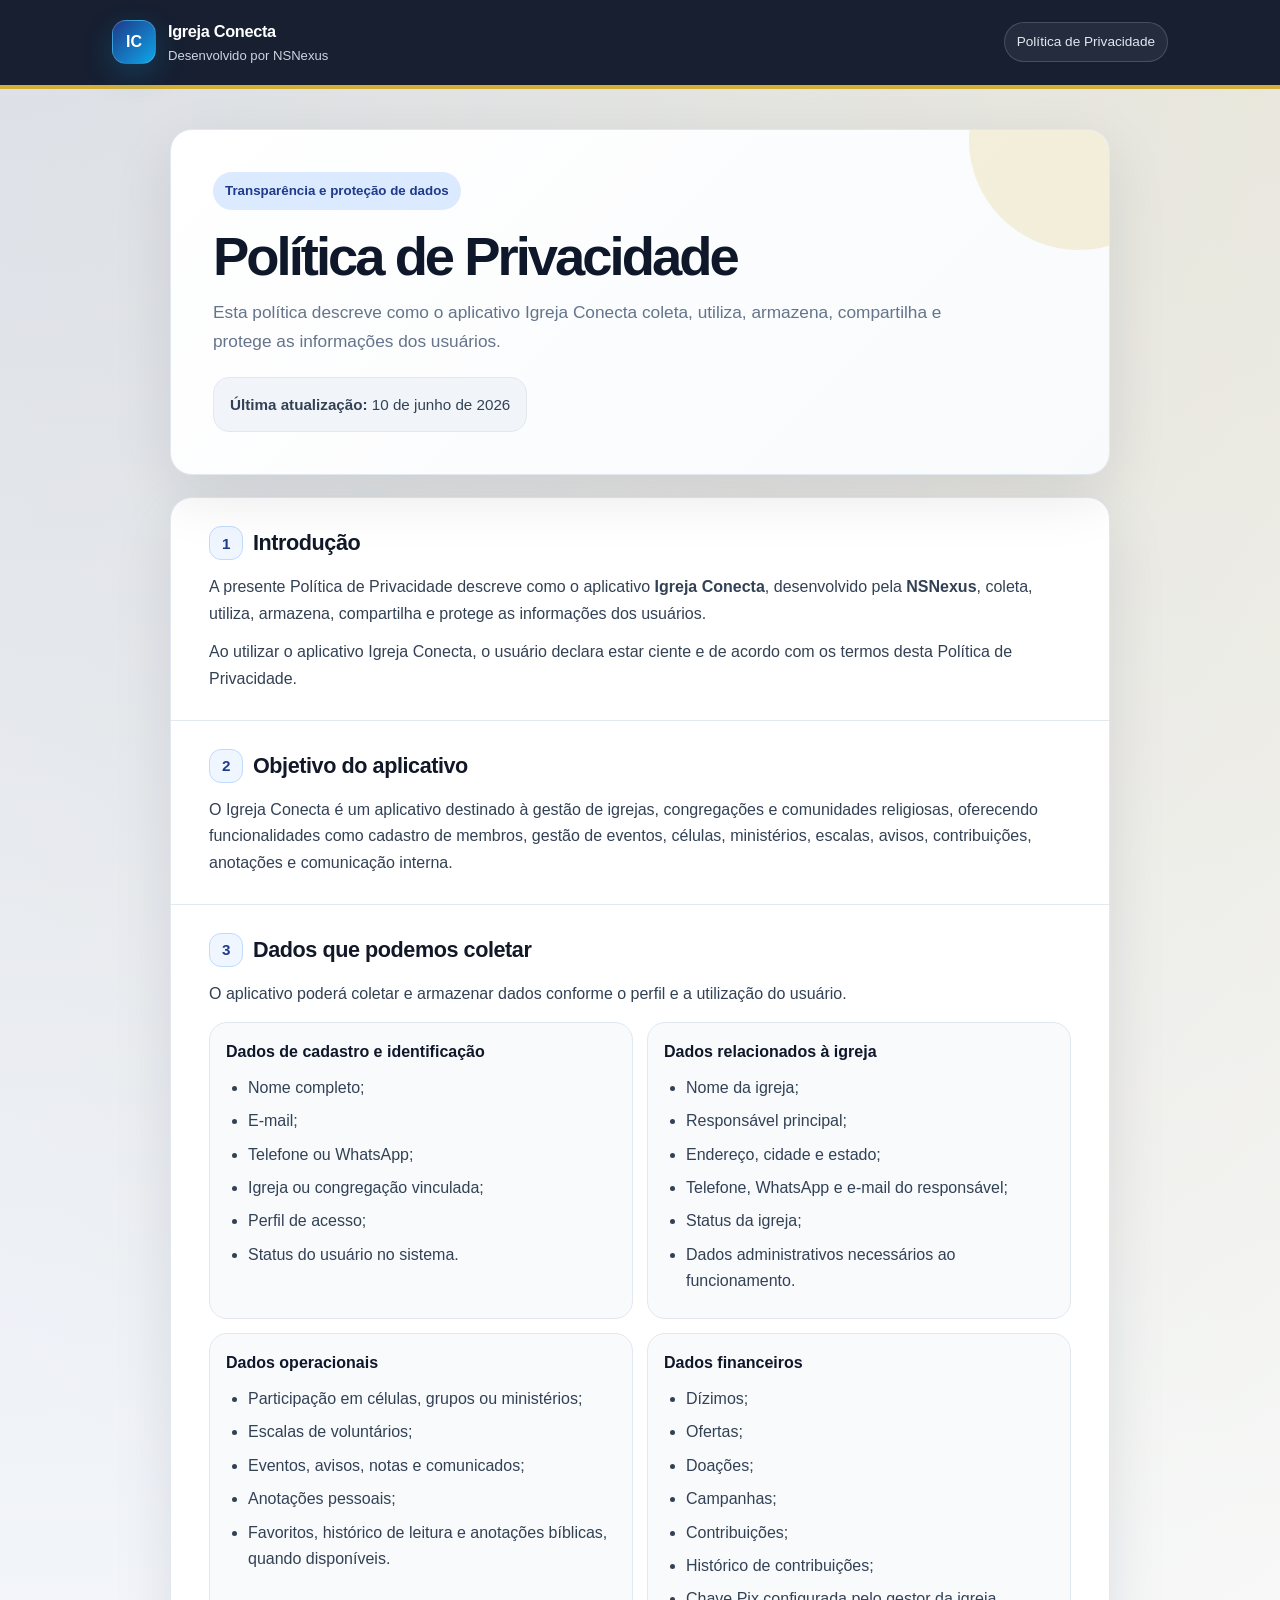
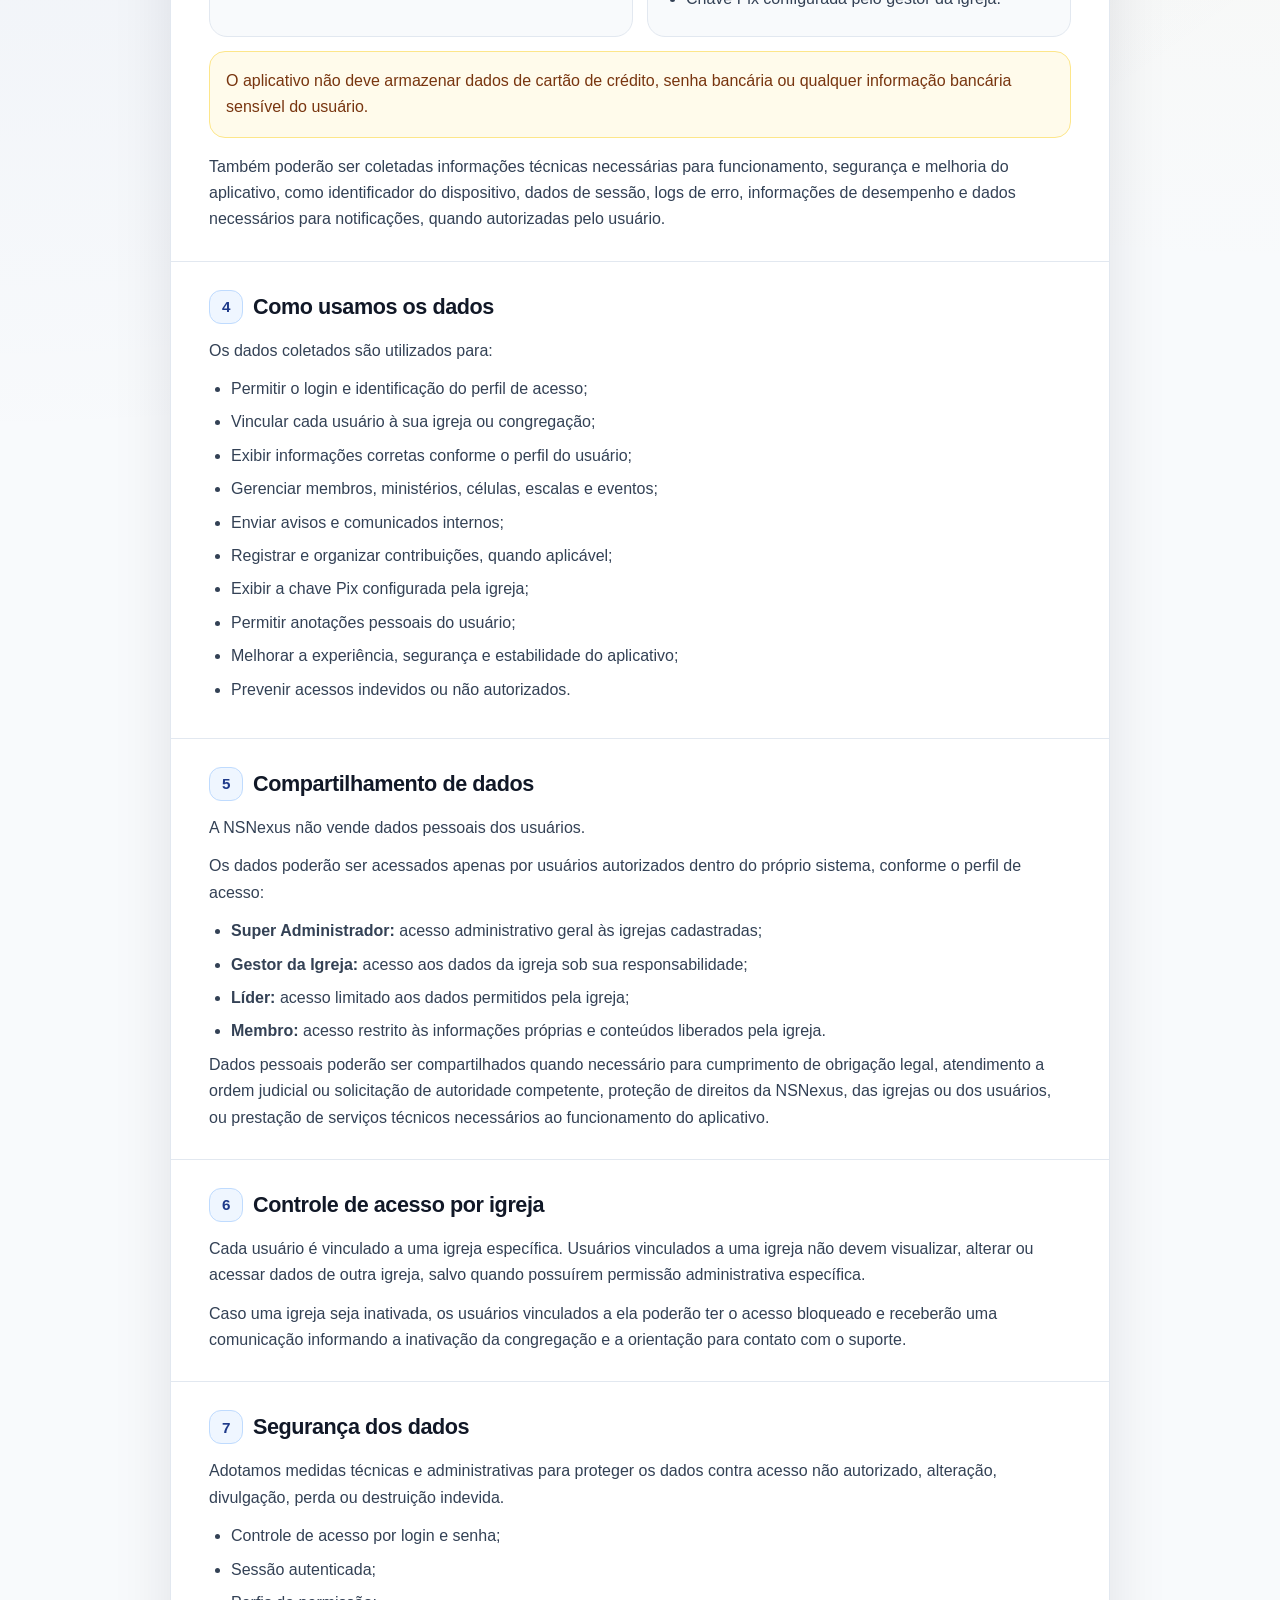
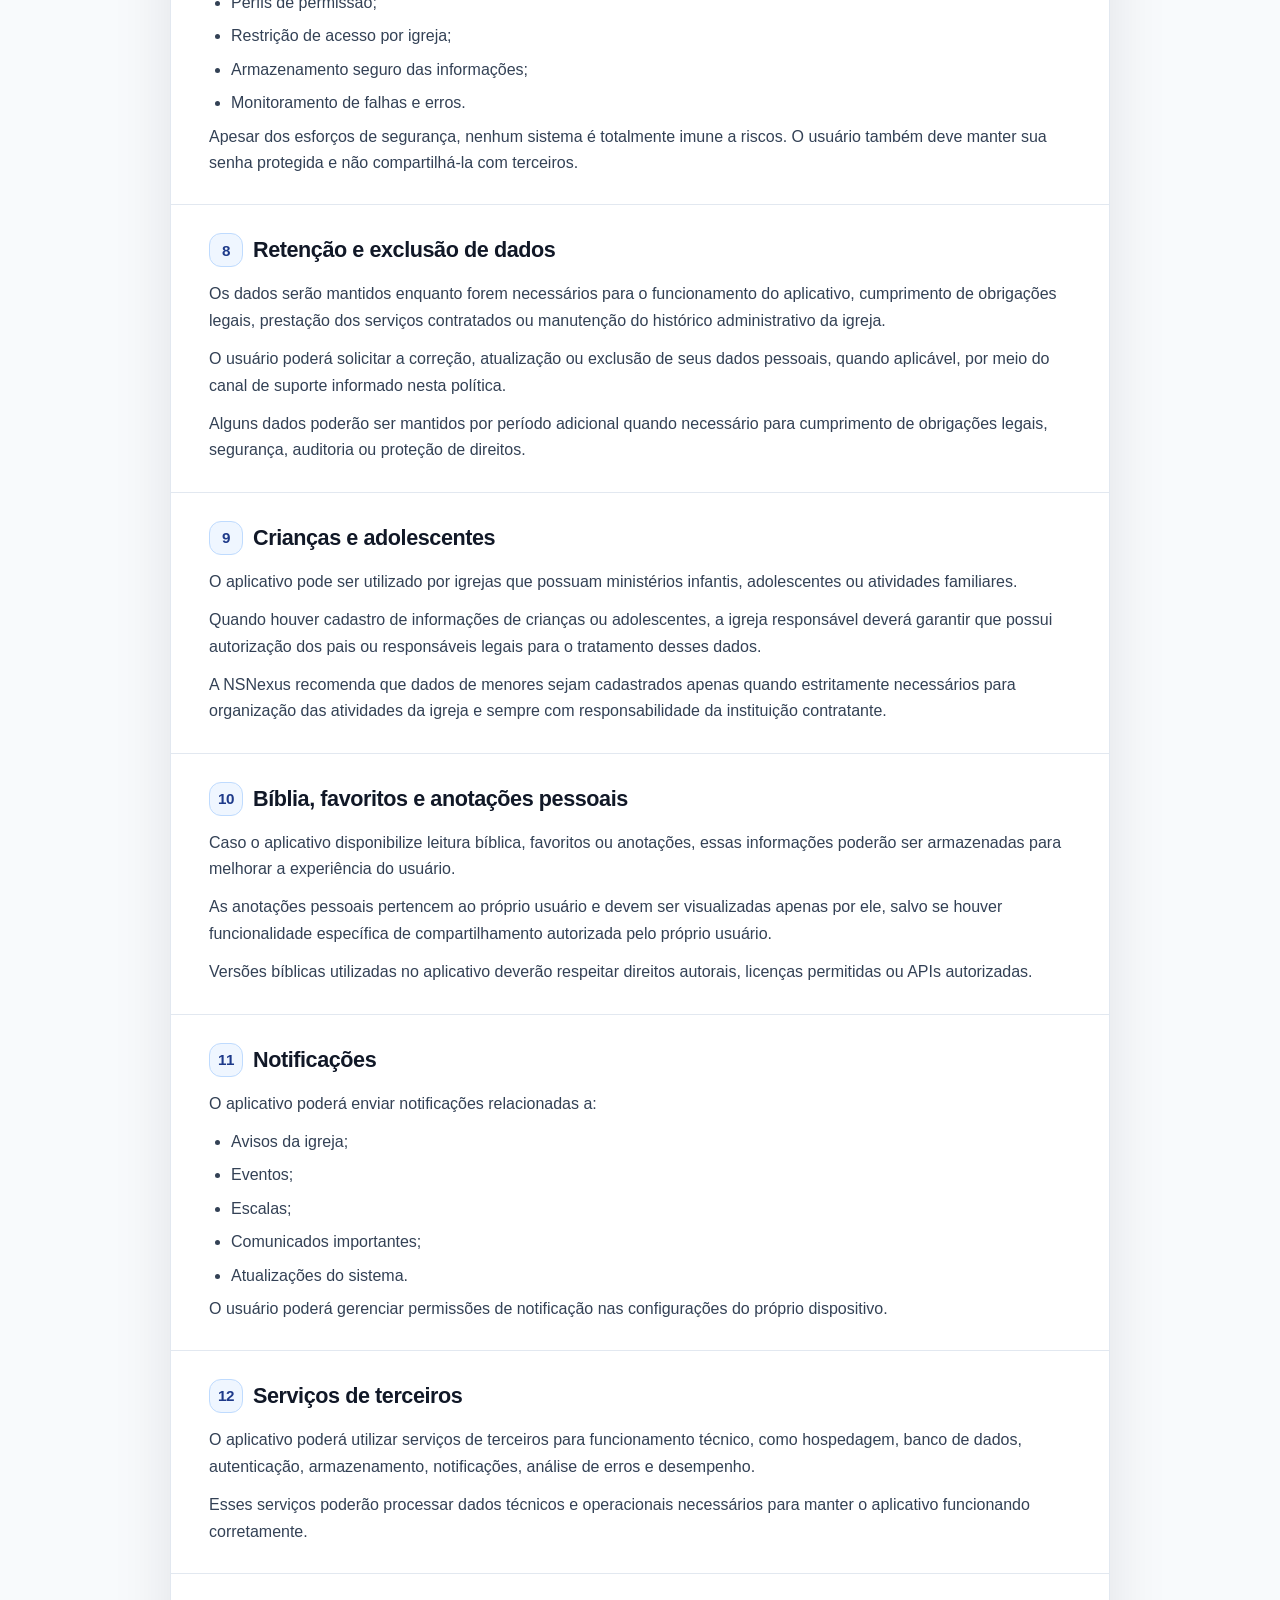
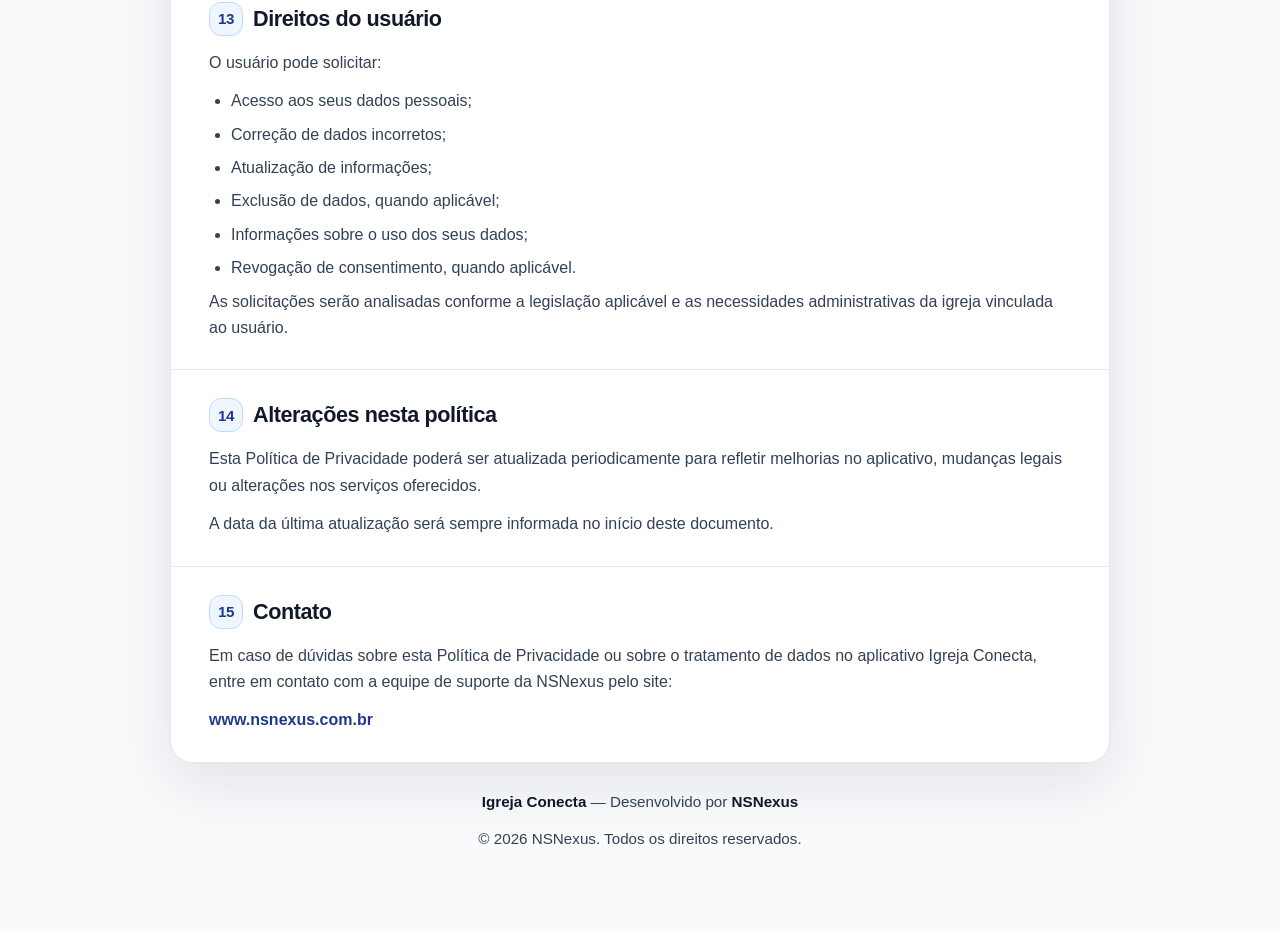
<file: politica-de-privacidade/index.html>
<!DOCTYPE html>
<html lang="pt-BR">
<head>
  <meta charset="UTF-8" />
  <meta name="viewport" content="width=device-width, initial-scale=1.0" />
  <title>Política de Privacidade | Igreja Conecta</title>
  <meta name="description" content="Política de Privacidade do aplicativo Igreja Conecta, desenvolvido pela NSNexus." />
  <meta name="theme-color" content="#0f172a" />

  <style>
    :root {
      --bg: #f8fafc;
      --surface: #ffffff;
      --text: #0f172a;
      --muted: #64748b;
      --border: #e2e8f0;
      --primary: #1e3a8a;
      --primary-soft: #dbeafe;
      --gold: #d4af37;
      --shadow: 0 20px 60px rgba(15, 23, 42, 0.10);
      --radius: 22px;
    }

    * {
      box-sizing: border-box;
    }

    html {
      scroll-behavior: smooth;
    }

    body {
      margin: 0;
      font-family: Inter, -apple-system, BlinkMacSystemFont, "Segoe UI", Roboto, Arial, sans-serif;
      background:
        radial-gradient(circle at top left, rgba(30, 58, 138, 0.12), transparent 35%),
        radial-gradient(circle at top right, rgba(212, 175, 55, 0.14), transparent 32%),
        var(--bg);
      color: var(--text);
      line-height: 1.65;
    }

    a {
      color: var(--primary);
      text-decoration: none;
      font-weight: 700;
    }

    a:hover {
      text-decoration: underline;
    }

    .topbar {
      width: 100%;
      background: rgba(15, 23, 42, 0.96);
      color: #ffffff;
      border-bottom: 4px solid var(--gold);
    }

    .topbar-inner {
      max-width: 1100px;
      margin: 0 auto;
      padding: 18px 22px;
      display: flex;
      align-items: center;
      justify-content: space-between;
      gap: 16px;
    }

    .brand {
      display: flex;
      align-items: center;
      gap: 12px;
      min-width: 0;
    }

    .brand-icon {
      width: 44px;
      height: 44px;
      border-radius: 14px;
      display: grid;
      place-items: center;
      background: linear-gradient(135deg, var(--primary), #0ea5e9);
      color: #fff;
      box-shadow: 0 10px 30px rgba(14, 165, 233, 0.22);
      flex: 0 0 auto;
      font-weight: 900;
      border: 1px solid rgba(255, 255, 255, 0.18);
    }

    .brand-text {
      min-width: 0;
    }

    .brand-text strong {
      display: block;
      font-size: 1.02rem;
      letter-spacing: -0.02em;
      white-space: nowrap;
      overflow: hidden;
      text-overflow: ellipsis;
    }

    .brand-text span {
      display: block;
      font-size: 0.82rem;
      color: #cbd5e1;
    }

    .badge {
      padding: 8px 12px;
      border: 1px solid rgba(255, 255, 255, 0.16);
      border-radius: 999px;
      color: #e2e8f0;
      font-size: 0.85rem;
      white-space: nowrap;
      background: rgba(255, 255, 255, 0.06);
    }

    .container {
      max-width: 980px;
      margin: 0 auto;
      padding: 40px 20px 70px;
    }

    .hero {
      background: linear-gradient(135deg, #ffffff, #f8fafc);
      border: 1px solid var(--border);
      border-radius: var(--radius);
      box-shadow: var(--shadow);
      padding: 42px;
      margin-bottom: 22px;
      position: relative;
      overflow: hidden;
    }

    .hero::after {
      content: "";
      position: absolute;
      width: 220px;
      height: 220px;
      right: -80px;
      top: -100px;
      background: rgba(212, 175, 55, 0.18);
      border-radius: 50%;
    }

    .hero small {
      display: inline-flex;
      align-items: center;
      gap: 8px;
      padding: 8px 12px;
      border-radius: 999px;
      background: var(--primary-soft);
      color: var(--primary);
      font-weight: 800;
      margin-bottom: 18px;
    }

    h1 {
      margin: 0 0 12px;
      font-size: clamp(2rem, 5vw, 3.4rem);
      line-height: 1.08;
      letter-spacing: -0.055em;
      color: #0f172a;
      max-width: 760px;
    }

    .subtitle {
      margin: 0;
      color: var(--muted);
      font-size: 1.08rem;
      max-width: 760px;
    }

    .updated {
      margin-top: 22px;
      padding: 14px 16px;
      border-radius: 16px;
      background: #f1f5f9;
      border: 1px solid var(--border);
      color: #334155;
      font-size: 0.95rem;
      display: inline-block;
    }

    .content {
      background: var(--surface);
      border: 1px solid var(--border);
      border-radius: var(--radius);
      box-shadow: var(--shadow);
      overflow: hidden;
    }

    .section {
      padding: 28px 38px;
      border-bottom: 1px solid var(--border);
    }

    .section:last-child {
      border-bottom: 0;
    }

    h2 {
      margin: 0 0 14px;
      font-size: 1.35rem;
      line-height: 1.3;
      letter-spacing: -0.02em;
      color: #111827;
      display: flex;
      gap: 10px;
      align-items: center;
    }

    h2 span {
      width: 34px;
      height: 34px;
      border-radius: 12px;
      display: inline-grid;
      place-items: center;
      background: #eff6ff;
      color: var(--primary);
      font-size: 0.95rem;
      flex: 0 0 auto;
      border: 1px solid #bfdbfe;
    }

    p {
      margin: 0 0 12px;
      color: #334155;
    }

    p:last-child {
      margin-bottom: 0;
    }

    ul {
      margin: 10px 0 0;
      padding-left: 22px;
      color: #334155;
    }

    li {
      margin: 7px 0;
    }

    .notice {
      margin-top: 14px;
      padding: 16px;
      border-radius: 16px;
      border: 1px solid #fde68a;
      background: #fffbeb;
      color: #78350f;
    }

    .grid {
      display: grid;
      grid-template-columns: repeat(2, minmax(0, 1fr));
      gap: 14px;
      margin-top: 14px;
    }

    .card {
      padding: 16px;
      border: 1px solid var(--border);
      border-radius: 18px;
      background: #f8fafc;
    }

    .card strong {
      display: block;
      margin-bottom: 6px;
      color: #0f172a;
    }

    .footer {
      text-align: center;
      color: var(--muted);
      padding: 26px 18px 10px;
      font-size: 0.95rem;
    }

    .footer strong {
      color: #0f172a;
    }

    @media (max-width: 720px) {
      .topbar-inner {
        align-items: flex-start;
        flex-direction: column;
      }

      .badge {
        white-space: normal;
      }

      .container {
        padding: 26px 14px 50px;
      }

      .hero {
        padding: 28px 22px;
      }

      .section {
        padding: 24px 20px;
      }

      .grid {
        grid-template-columns: 1fr;
      }

      h2 {
        align-items: flex-start;
      }
    }

    @media print {
      .topbar {
        background: #ffffff;
        color: #000000;
        border-bottom: 1px solid #000000;
      }

      .badge,
      .brand-icon {
        display: none;
      }

      body {
        background: #ffffff;
      }

      .container {
        padding: 0;
      }

      .hero,
      .content {
        box-shadow: none;
        border: 0;
      }

      .section {
        page-break-inside: avoid;
      }
    }
  </style>
</head>

<body>
  <header class="topbar">
    <div class="topbar-inner">
      <div class="brand">
        <div class="brand-icon" aria-hidden="true">IC</div>
        <div class="brand-text">
          <strong>Igreja Conecta</strong>
          <span>Desenvolvido por NSNexus</span>
        </div>
      </div>
      <div class="badge">Política de Privacidade</div>
    </div>
  </header>

  <main class="container">
    <section class="hero">
      <small>Transparência e proteção de dados</small>
      <h1>Política de Privacidade</h1>
      <p class="subtitle">
        Esta política descreve como o aplicativo Igreja Conecta coleta, utiliza, armazena,
        compartilha e protege as informações dos usuários.
      </p>
      <div class="updated">
        <strong>Última atualização:</strong> 10 de junho de 2026
      </div>
    </section>

    <article class="content">
      <section class="section">
        <h2><span>1</span> Introdução</h2>
        <p>
          A presente Política de Privacidade descreve como o aplicativo <strong>Igreja Conecta</strong>,
          desenvolvido pela <strong>NSNexus</strong>, coleta, utiliza, armazena, compartilha e protege
          as informações dos usuários.
        </p>
        <p>
          Ao utilizar o aplicativo Igreja Conecta, o usuário declara estar ciente e de acordo com os
          termos desta Política de Privacidade.
        </p>
      </section>

      <section class="section">
        <h2><span>2</span> Objetivo do aplicativo</h2>
        <p>
          O Igreja Conecta é um aplicativo destinado à gestão de igrejas, congregações e comunidades
          religiosas, oferecendo funcionalidades como cadastro de membros, gestão de eventos, células,
          ministérios, escalas, avisos, contribuições, anotações e comunicação interna.
        </p>
      </section>

      <section class="section">
        <h2><span>3</span> Dados que podemos coletar</h2>
        <p>O aplicativo poderá coletar e armazenar dados conforme o perfil e a utilização do usuário.</p>

        <div class="grid">
          <div class="card">
            <strong>Dados de cadastro e identificação</strong>
            <ul>
              <li>Nome completo;</li>
              <li>E-mail;</li>
              <li>Telefone ou WhatsApp;</li>
              <li>Igreja ou congregação vinculada;</li>
              <li>Perfil de acesso;</li>
              <li>Status do usuário no sistema.</li>
            </ul>
          </div>

          <div class="card">
            <strong>Dados relacionados à igreja</strong>
            <ul>
              <li>Nome da igreja;</li>
              <li>Responsável principal;</li>
              <li>Endereço, cidade e estado;</li>
              <li>Telefone, WhatsApp e e-mail do responsável;</li>
              <li>Status da igreja;</li>
              <li>Dados administrativos necessários ao funcionamento.</li>
            </ul>
          </div>

          <div class="card">
            <strong>Dados operacionais</strong>
            <ul>
              <li>Participação em células, grupos ou ministérios;</li>
              <li>Escalas de voluntários;</li>
              <li>Eventos, avisos, notas e comunicados;</li>
              <li>Anotações pessoais;</li>
              <li>Favoritos, histórico de leitura e anotações bíblicas, quando disponíveis.</li>
            </ul>
          </div>

          <div class="card">
            <strong>Dados financeiros</strong>
            <ul>
              <li>Dízimos;</li>
              <li>Ofertas;</li>
              <li>Doações;</li>
              <li>Campanhas;</li>
              <li>Contribuições;</li>
              <li>Histórico de contribuições;</li>
              <li>Chave Pix configurada pelo gestor da igreja.</li>
            </ul>
          </div>
        </div>

        <div class="notice">
          O aplicativo não deve armazenar dados de cartão de crédito, senha bancária ou qualquer
          informação bancária sensível do usuário.
        </div>

        <p style="margin-top: 16px;">
          Também poderão ser coletadas informações técnicas necessárias para funcionamento, segurança
          e melhoria do aplicativo, como identificador do dispositivo, dados de sessão, logs de erro,
          informações de desempenho e dados necessários para notificações, quando autorizadas pelo usuário.
        </p>
      </section>

      <section class="section">
        <h2><span>4</span> Como usamos os dados</h2>
        <p>Os dados coletados são utilizados para:</p>
        <ul>
          <li>Permitir o login e identificação do perfil de acesso;</li>
          <li>Vincular cada usuário à sua igreja ou congregação;</li>
          <li>Exibir informações corretas conforme o perfil do usuário;</li>
          <li>Gerenciar membros, ministérios, células, escalas e eventos;</li>
          <li>Enviar avisos e comunicados internos;</li>
          <li>Registrar e organizar contribuições, quando aplicável;</li>
          <li>Exibir a chave Pix configurada pela igreja;</li>
          <li>Permitir anotações pessoais do usuário;</li>
          <li>Melhorar a experiência, segurança e estabilidade do aplicativo;</li>
          <li>Prevenir acessos indevidos ou não autorizados.</li>
        </ul>
      </section>

      <section class="section">
        <h2><span>5</span> Compartilhamento de dados</h2>
        <p>
          A NSNexus não vende dados pessoais dos usuários.
        </p>
        <p>
          Os dados poderão ser acessados apenas por usuários autorizados dentro do próprio sistema,
          conforme o perfil de acesso:
        </p>
        <ul>
          <li><strong>Super Administrador:</strong> acesso administrativo geral às igrejas cadastradas;</li>
          <li><strong>Gestor da Igreja:</strong> acesso aos dados da igreja sob sua responsabilidade;</li>
          <li><strong>Líder:</strong> acesso limitado aos dados permitidos pela igreja;</li>
          <li><strong>Membro:</strong> acesso restrito às informações próprias e conteúdos liberados pela igreja.</li>
        </ul>
        <p>
          Dados pessoais poderão ser compartilhados quando necessário para cumprimento de obrigação legal,
          atendimento a ordem judicial ou solicitação de autoridade competente, proteção de direitos da
          NSNexus, das igrejas ou dos usuários, ou prestação de serviços técnicos necessários ao
          funcionamento do aplicativo.
        </p>
      </section>

      <section class="section">
        <h2><span>6</span> Controle de acesso por igreja</h2>
        <p>
          Cada usuário é vinculado a uma igreja específica. Usuários vinculados a uma igreja não devem
          visualizar, alterar ou acessar dados de outra igreja, salvo quando possuírem permissão
          administrativa específica.
        </p>
        <p>
          Caso uma igreja seja inativada, os usuários vinculados a ela poderão ter o acesso bloqueado e
          receberão uma comunicação informando a inativação da congregação e a orientação para contato
          com o suporte.
        </p>
      </section>

      <section class="section">
        <h2><span>7</span> Segurança dos dados</h2>
        <p>
          Adotamos medidas técnicas e administrativas para proteger os dados contra acesso não autorizado,
          alteração, divulgação, perda ou destruição indevida.
        </p>
        <ul>
          <li>Controle de acesso por login e senha;</li>
          <li>Sessão autenticada;</li>
          <li>Perfis de permissão;</li>
          <li>Restrição de acesso por igreja;</li>
          <li>Armazenamento seguro das informações;</li>
          <li>Monitoramento de falhas e erros.</li>
        </ul>
        <p>
          Apesar dos esforços de segurança, nenhum sistema é totalmente imune a riscos. O usuário também
          deve manter sua senha protegida e não compartilhá-la com terceiros.
        </p>
      </section>

      <section class="section">
        <h2><span>8</span> Retenção e exclusão de dados</h2>
        <p>
          Os dados serão mantidos enquanto forem necessários para o funcionamento do aplicativo,
          cumprimento de obrigações legais, prestação dos serviços contratados ou manutenção do histórico
          administrativo da igreja.
        </p>
        <p>
          O usuário poderá solicitar a correção, atualização ou exclusão de seus dados pessoais, quando
          aplicável, por meio do canal de suporte informado nesta política.
        </p>
        <p>
          Alguns dados poderão ser mantidos por período adicional quando necessário para cumprimento de
          obrigações legais, segurança, auditoria ou proteção de direitos.
        </p>
      </section>

      <section class="section">
        <h2><span>9</span> Crianças e adolescentes</h2>
        <p>
          O aplicativo pode ser utilizado por igrejas que possuam ministérios infantis, adolescentes ou
          atividades familiares.
        </p>
        <p>
          Quando houver cadastro de informações de crianças ou adolescentes, a igreja responsável deverá
          garantir que possui autorização dos pais ou responsáveis legais para o tratamento desses dados.
        </p>
        <p>
          A NSNexus recomenda que dados de menores sejam cadastrados apenas quando estritamente necessários
          para organização das atividades da igreja e sempre com responsabilidade da instituição contratante.
        </p>
      </section>

      <section class="section">
        <h2><span>10</span> Bíblia, favoritos e anotações pessoais</h2>
        <p>
          Caso o aplicativo disponibilize leitura bíblica, favoritos ou anotações, essas informações
          poderão ser armazenadas para melhorar a experiência do usuário.
        </p>
        <p>
          As anotações pessoais pertencem ao próprio usuário e devem ser visualizadas apenas por ele,
          salvo se houver funcionalidade específica de compartilhamento autorizada pelo próprio usuário.
        </p>
        <p>
          Versões bíblicas utilizadas no aplicativo deverão respeitar direitos autorais, licenças permitidas
          ou APIs autorizadas.
        </p>
      </section>

      <section class="section">
        <h2><span>11</span> Notificações</h2>
        <p>O aplicativo poderá enviar notificações relacionadas a:</p>
        <ul>
          <li>Avisos da igreja;</li>
          <li>Eventos;</li>
          <li>Escalas;</li>
          <li>Comunicados importantes;</li>
          <li>Atualizações do sistema.</li>
        </ul>
        <p>
          O usuário poderá gerenciar permissões de notificação nas configurações do próprio dispositivo.
        </p>
      </section>

      <section class="section">
        <h2><span>12</span> Serviços de terceiros</h2>
        <p>
          O aplicativo poderá utilizar serviços de terceiros para funcionamento técnico, como hospedagem,
          banco de dados, autenticação, armazenamento, notificações, análise de erros e desempenho.
        </p>
        <p>
          Esses serviços poderão processar dados técnicos e operacionais necessários para manter o
          aplicativo funcionando corretamente.
        </p>
      </section>

      <section class="section">
        <h2><span>13</span> Direitos do usuário</h2>
        <p>O usuário pode solicitar:</p>
        <ul>
          <li>Acesso aos seus dados pessoais;</li>
          <li>Correção de dados incorretos;</li>
          <li>Atualização de informações;</li>
          <li>Exclusão de dados, quando aplicável;</li>
          <li>Informações sobre o uso dos seus dados;</li>
          <li>Revogação de consentimento, quando aplicável.</li>
        </ul>
        <p>
          As solicitações serão analisadas conforme a legislação aplicável e as necessidades administrativas
          da igreja vinculada ao usuário.
        </p>
      </section>

      <section class="section">
        <h2><span>14</span> Alterações nesta política</h2>
        <p>
          Esta Política de Privacidade poderá ser atualizada periodicamente para refletir melhorias no
          aplicativo, mudanças legais ou alterações nos serviços oferecidos.
        </p>
        <p>
          A data da última atualização será sempre informada no início deste documento.
        </p>
      </section>

      <section class="section">
        <h2><span>15</span> Contato</h2>
        <p>
          Em caso de dúvidas sobre esta Política de Privacidade ou sobre o tratamento de dados no aplicativo
          Igreja Conecta, entre em contato com a equipe de suporte da NSNexus pelo site:
        </p>
        <p>
          <a href="https://www.nsnexus.com.br" target="_blank" rel="noopener noreferrer">
            www.nsnexus.com.br
          </a>
        </p>
      </section>
    </article>

    <footer class="footer">
      <p><strong>Igreja Conecta</strong> — Desenvolvido por <strong>NSNexus</strong></p>
      <p>© 2026 NSNexus. Todos os direitos reservados.</p>
    </footer>
  </main>
</body>
</html>
</file>
